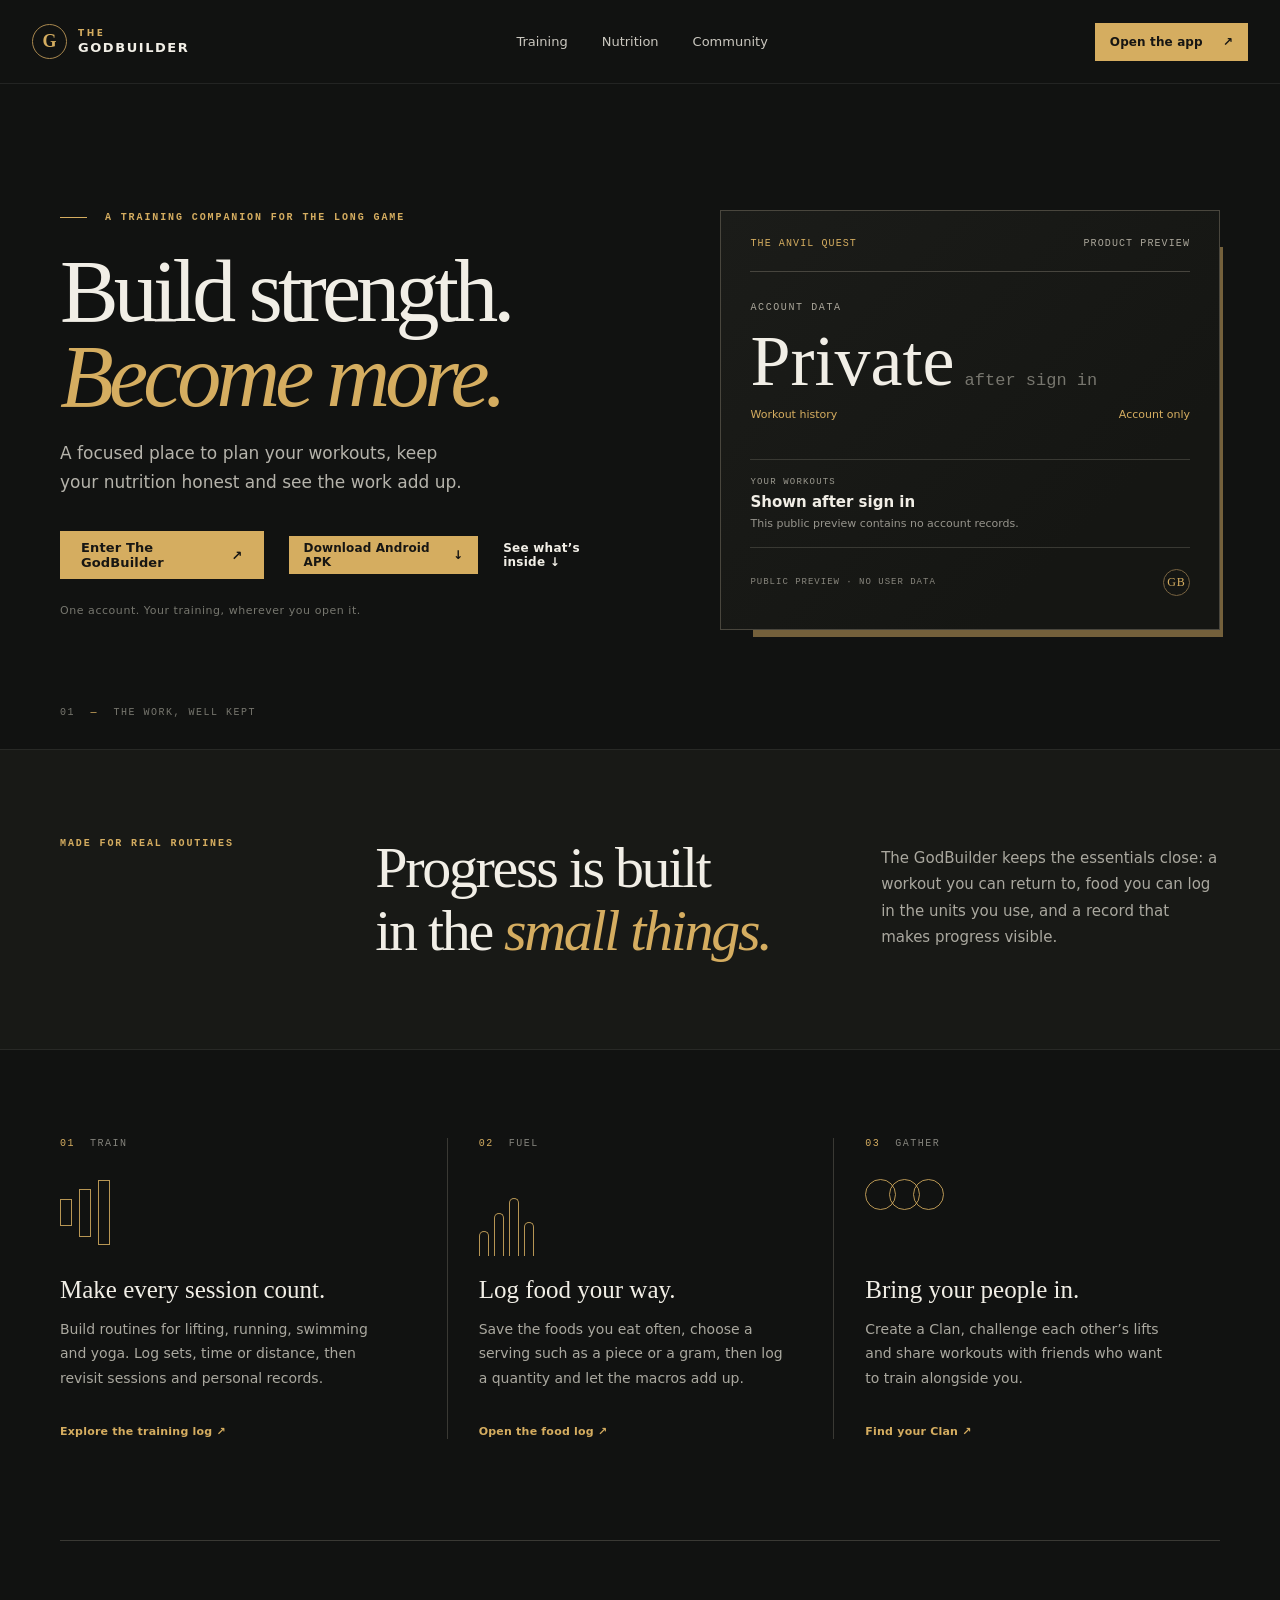
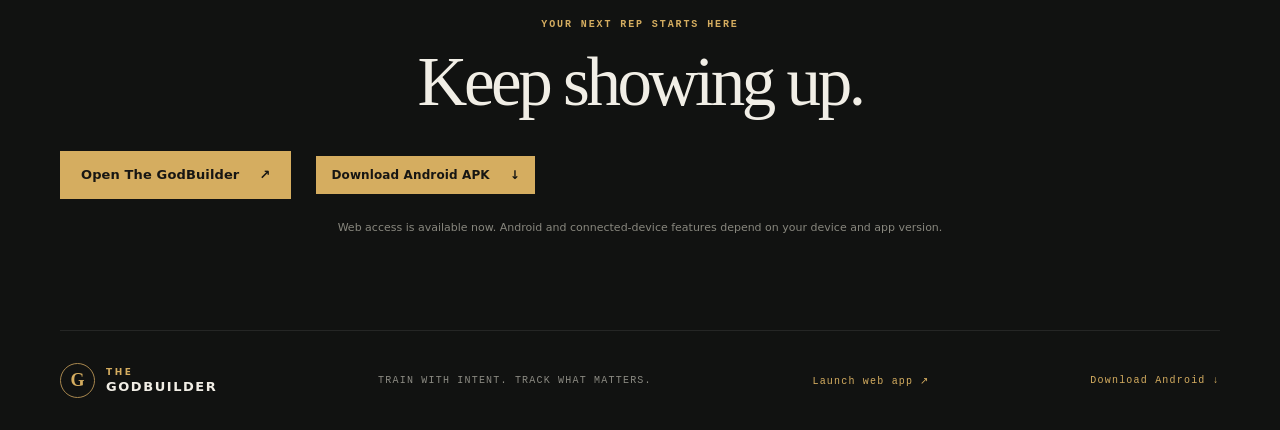
<file: index.html>
<!doctype html>
<html lang="en">
<head>
  <meta charset="utf-8">
  <meta name="viewport" content="width=device-width, initial-scale=1">
  <meta name="theme-color" content="#111211">
  <meta name="description" content="The GodBuilder brings your training, food log and Clan together. Build strength one rep at a time.">
  <meta name="referrer" content="no-referrer">
  <meta http-equiv="Content-Security-Policy" content="default-src 'self'; script-src 'self'; style-src 'self'; img-src 'self' data:; connect-src 'self' https://rnqhxeuxheahnddkglzq.supabase.co; base-uri 'self'; form-action 'self'; object-src 'none'">
  <title>The GodBuilder — Build strength, one rep at a time</title>
  <link rel="stylesheet" href="./landing.css">
</head>
<body>
  <header class="site-header">
    <a class="wordmark" href="#top" aria-label="The GodBuilder home"><span class="mark" aria-hidden="true">G</span><span><small>THE</small><b>GODBUILDER</b></span></a>
    <nav aria-label="Main navigation"><a href="#training">Training</a><a href="#fuel">Nutrition</a><a href="#community">Community</a></nav>
    <a class="button button-small" href="./app/index.html">Open the app <span aria-hidden="true">↗</span></a>
  </header>

  <main id="top">
    <section class="hero wrap">
      <div class="hero-copy">
        <p class="eyebrow"><span class="eyebrow-line"></span> A training companion for the long game</p>
        <h1>Build strength.<br><em>Become more.</em></h1>
        <p class="hero-deck">A focused place to plan your workouts, keep your nutrition honest and see the work add up.</p>
        <div class="hero-actions"><a class="button" href="./app/index.html">Enter The GodBuilder <span aria-hidden="true">↗</span></a><a class="button button-small" data-latest-apk href="https://rnqhxeuxheahnddkglzq.supabase.co/storage/v1/object/public/app-releases/the-god-builder-22.apk" download>Download Android APK <span aria-hidden="true">↓</span></a><a class="text-link" href="#how-it-works">See what’s inside <span aria-hidden="true">↓</span></a></div>
        <p class="hero-note">One account. Your training, wherever you open it.</p>
      </div>
      <div class="hero-art" aria-label="A generic preview explaining that workout data appears only after sign in">
        <div class="art-top"><span>THE ANVIL QUEST</span><span>PRODUCT PREVIEW</span></div>
        <div class="art-rule"></div>
        <p class="art-kicker">ACCOUNT DATA</p>
        <div class="art-number">Private<span> after sign in</span></div>
        <div class="art-caption"><span>Workout history</span><span>Account only</span></div>
        <div class="art-lift"><div><small>YOUR WORKOUTS</small><b>Shown after sign in</b><span>This public preview contains no account records.</span></div></div>
        <div class="art-footer"><span>PUBLIC PREVIEW · NO USER DATA</span><span class="seal">GB</span></div>
      </div>
      <div class="hero-index">01 <span>—</span> THE WORK, WELL KEPT</div>
    </section>

    <section class="manifesto" id="how-it-works">
      <div class="wrap manifesto-grid"><p class="eyebrow">MADE FOR REAL ROUTINES</p><h2>Progress is built<br>in the <em>small things.</em></h2><p class="manifesto-copy">The GodBuilder keeps the essentials close: a workout you can return to, food you can log in the units you use, and a record that makes progress visible.</p></div>
    </section>

    <section class="features wrap" aria-label="Product features">
      <article class="feature" id="training"><div class="feature-index">01 <span>TRAIN</span></div><div class="feature-mark mark-training" aria-hidden="true"><span></span><span></span><span></span></div><h3>Make every session count.</h3><p>Build routines for lifting, running, swimming and yoga. Log sets, time or distance, then revisit sessions and personal records.</p><a href="./app/index.html" class="text-link">Explore the training log <span aria-hidden="true">↗</span></a></article>
      <article class="feature" id="fuel"><div class="feature-index">02 <span>FUEL</span></div><div class="feature-mark mark-fuel" aria-hidden="true"><span></span><span></span><span></span><span></span></div><h3>Log food your way.</h3><p>Save the foods you eat often, choose a serving such as a piece or a gram, then log a quantity and let the macros add up.</p><a href="./app/index.html" class="text-link">Open the food log <span aria-hidden="true">↗</span></a></article>
      <article class="feature" id="community"><div class="feature-index">03 <span>GATHER</span></div><div class="feature-mark mark-community" aria-hidden="true"><span></span><span></span><span></span></div><h3>Bring your people in.</h3><p>Create a Clan, challenge each other’s lifts and share workouts with friends who want to train alongside you.</p><a href="./app/index.html" class="text-link">Find your Clan <span aria-hidden="true">↗</span></a></article>
    </section>

    <section class="closing wrap">
      <div class="closing-rule"></div><p class="eyebrow">YOUR NEXT REP STARTS HERE</p><h2>Keep showing up.</h2><div class="hero-actions"><a class="button" href="./app/index.html">Open The GodBuilder <span aria-hidden="true">↗</span></a><a class="button button-small" data-latest-apk href="https://rnqhxeuxheahnddkglzq.supabase.co/storage/v1/object/public/app-releases/the-god-builder-22.apk" download>Download Android APK <span aria-hidden="true">↓</span></a></div><p class="closing-note">Web access is available now. Android and connected-device features depend on your device and app version.</p>
    </section>
  </main>

  <footer class="site-footer wrap"><a class="wordmark" href="#top"><span class="mark" aria-hidden="true">G</span><span><small>THE</small><b>GODBUILDER</b></span></a><span class="footer-line">TRAIN WITH INTENT. TRACK WHAT MATTERS.</span><a href="./app/index.html" class="footer-link">Launch web app ↗</a><a data-latest-apk href="https://rnqhxeuxheahnddkglzq.supabase.co/storage/v1/object/public/app-releases/the-god-builder-22.apk" class="footer-link" download>Download Android ↓</a></footer>
  <script src="./landing.js" defer></script>
</body>
</html>
</file>
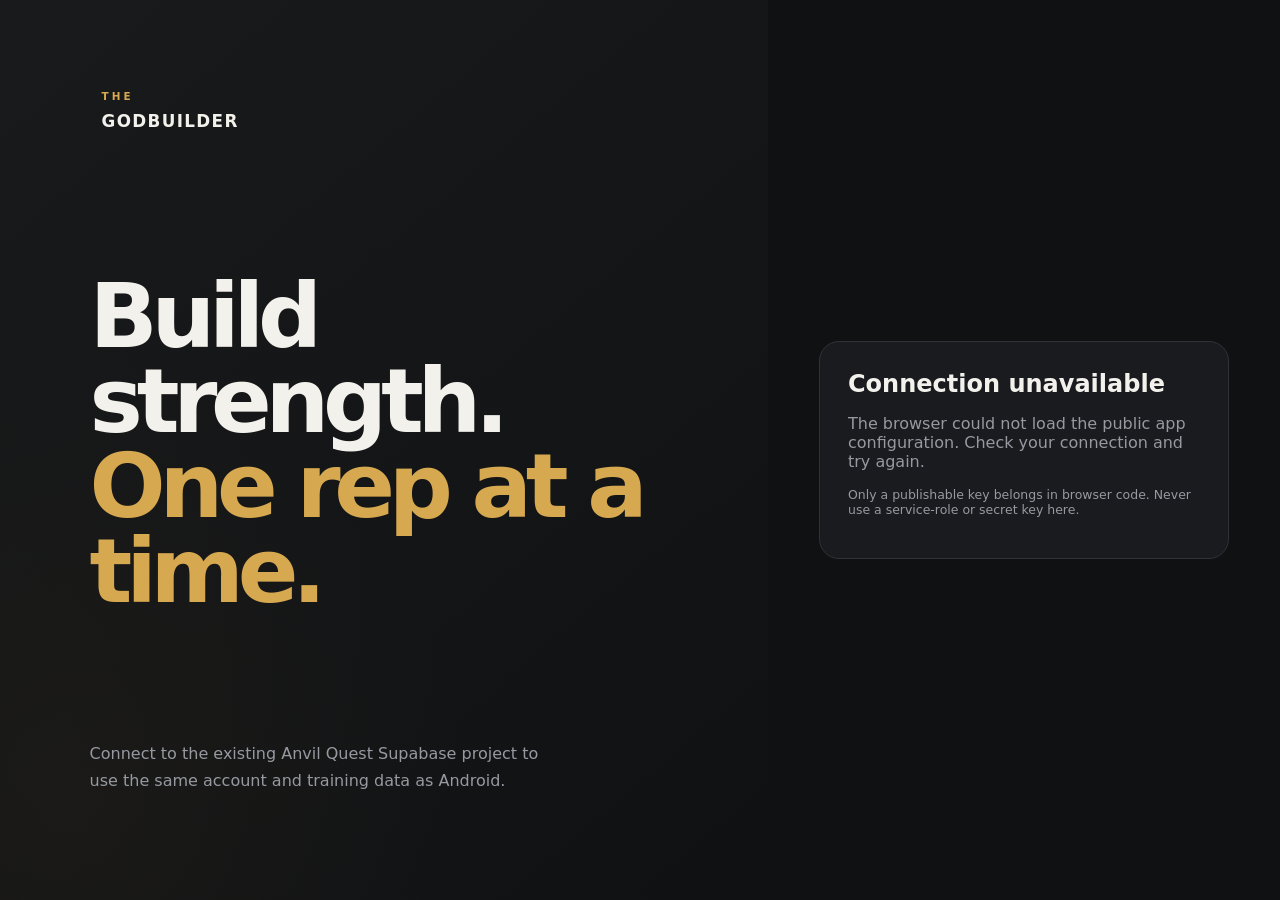
<file: app/index.html>
<!doctype html>
<html lang="en">
  <head>
    <meta charset="UTF-8" />
    <meta name="viewport" content="width=device-width, initial-scale=1.0" />
    <meta name="theme-color" content="#101113" />
    <meta name="description" content="The GodBuilder — training, nutrition and your journey." />
    <meta name="referrer" content="no-referrer" />
    <meta http-equiv="Content-Security-Policy" content="default-src 'self'; script-src 'self' https://rnqhxeuxheahnddkglzq.supabase.co/storage/v1/object/public/godbuilder-site/app/config.js; style-src 'self' 'unsafe-inline'; img-src 'self' data: https://rnqhxeuxheahnddkglzq.supabase.co; connect-src 'self' https://rnqhxeuxheahnddkglzq.supabase.co https://exercise-dataset.com; base-uri 'self'; form-action 'self'; object-src 'none'; frame-ancestors 'none'" />
    <title>The GodBuilder App</title>
    <link rel="stylesheet" href="../styles.css" />
    <script src="https://rnqhxeuxheahnddkglzq.supabase.co/storage/v1/object/public/godbuilder-site/app/config.js"></script>
    <script type="module" src="../app.js?v=20261127-01"></script>
  </head>
  <body>
    <div id="app"><div class="boot">THE GODBUILDER <span>Loading your forge…</span></div></div>
    <dialog id="modal" class="modal"></dialog>
  </body>
</html>
</file>
<file: landing.css>
:root{color-scheme:dark;--ink:#111211;--paper:#f1eee6;--muted:#aaa89f;--gold:#d5ad60;--line:#3a3934;--panel:#1c1d1a;font-family:Inter,"Avenir Next",Avenir,system-ui,sans-serif;font-synthesis:none}*{box-sizing:border-box}html{scroll-behavior:smooth}body{margin:0;background:var(--ink);color:var(--paper);font-size:16px}a{color:inherit;text-decoration:none}.wrap{width:min(1160px,calc(100% - 64px));margin-inline:auto}.site-header{height:84px;padding:0 max(32px,calc((100% - 1280px)/2));display:flex;align-items:center;justify-content:space-between;border-bottom:1px solid #ffffff13}.wordmark{display:flex;align-items:center;gap:11px}.wordmark>span:last-child{display:grid;gap:2px}.wordmark small{font-size:9px;letter-spacing:.28em;color:var(--gold);font-weight:700}.wordmark b{font-size:13px;letter-spacing:.12em}.mark{display:grid;place-items:center;width:35px;height:35px;border:1px solid #a8874e;border-radius:50%;color:var(--gold);font:600 18px Georgia,serif}.site-header nav{display:flex;gap:34px;color:#cac7bf;font-size:13px}.site-header nav a:hover,.text-link:hover,.footer-link:hover{color:var(--gold)}.button{min-height:48px;padding:0 20px;display:inline-flex;align-items:center;justify-content:center;gap:20px;border:1px solid var(--gold);background:var(--gold);color:#171613;font-size:13px;font-weight:750;letter-spacing:.01em;transition:background .18s,color .18s}.button:hover{background:transparent;color:var(--gold)}.button-small{min-height:38px;padding:0 14px;font-size:12px}.hero{position:relative;min-height:665px;padding:100px 0 94px;display:grid;grid-template-columns:1.08fr .92fr;align-items:center;gap:74px}.hero-copy{max-width:560px}.eyebrow{margin:0;color:var(--gold);font:700 10px/1.4 ui-monospace,SFMono-Regular,Menlo,monospace;letter-spacing:.19em;text-transform:uppercase}.eyebrow-line{display:inline-block;width:27px;height:1px;background:var(--gold);vertical-align:middle;margin-right:10px}.hero h1{margin:24px 0 20px;font:400 clamp(56px,7vw,88px)/.97 Georgia,"Times New Roman",serif;letter-spacing:-.055em}.hero h1 em,.manifesto h2 em{font-weight:400;color:var(--gold)}.hero-deck{max-width:410px;color:#b5b3ab;font-size:17px;line-height:1.7}.hero-actions{display:flex;align-items:center;gap:25px;margin-top:34px}.text-link{font-size:12px;font-weight:700;letter-spacing:.02em}.hero-note{margin-top:25px;color:#77776f;font-size:11px;letter-spacing:.05em}.hero-art{position:relative;min-height:420px;padding:27px 29px 23px;border:1px solid #49463d;background:linear-gradient(135deg,#1b1c19 0%,#151613 75%);box-shadow:18px 22px 0 -15px #74603b}.art-top,.art-footer{display:flex;align-items:center;justify-content:space-between;color:#aaa69a;font:10px ui-monospace,SFMono-Regular,Menlo,monospace;letter-spacing:.11em}.art-top span:first-child{color:var(--gold)}.art-rule{height:1px;background:#47453e;margin:22px 0 30px}.art-kicker{color:#aaa69a;font:10px ui-monospace,monospace;letter-spacing:.16em}.art-number{font:400 72px/1 Georgia,serif;color:var(--paper);margin-top:12px}.art-number span{font:17px ui-monospace,monospace;color:#77766e}.art-progress{height:3px;background:#3e3d37;margin-top:22px}.art-progress i{display:block;width:74%;height:100%;background:var(--gold)}.art-caption{display:flex;justify-content:space-between;color:#aaa69a;font-size:11px;margin-top:11px}.art-caption span{color:var(--gold)}.art-lift{margin-top:38px;padding:17px 0;border-top:1px solid #393933;border-bottom:1px solid #393933;display:flex;align-items:center;justify-content:space-between}.art-lift div{display:grid;gap:6px}.art-lift small{color:#9b998f;font:9px ui-monospace,monospace;letter-spacing:.13em}.art-lift b{font-size:15px;font-weight:600}.art-lift span{font-size:11px;color:#97958d}.art-lift>strong{font:24px Georgia,serif;color:var(--gold)}.art-lift>strong small{font:10px ui-monospace,monospace}.art-footer{margin-top:21px;font-size:9px;color:#89877e}.seal{display:grid;place-items:center;width:27px;height:27px;border:1px solid #786341;border-radius:50%;color:var(--gold);font:12px Georgia,serif}.hero-index{position:absolute;bottom:31px;left:0;color:#77766e;font:10px ui-monospace,monospace;letter-spacing:.15em}.hero-index span{color:var(--gold);padding:0 8px}.manifesto{background:#181916;border-top:1px solid #ffffff12;border-bottom:1px solid #ffffff12;padding:87px 0}.manifesto-grid{display:grid;grid-template-columns:.65fr 1.1fr .8fr;align-items:start;gap:40px}.manifesto h2{margin:0;font:400 clamp(36px,5vw,58px)/1.08 Georgia,serif;letter-spacing:-.04em}.manifesto-copy{margin:8px 0 0;color:#aaa89f;font-size:15px;line-height:1.75}.features{padding-top:88px;padding-bottom:101px;display:grid;grid-template-columns:repeat(3,1fr)}.feature{padding:0 31px 0 0}.feature+.feature{border-left:1px solid var(--line);padding-left:31px}.feature-index{display:flex;gap:15px;color:var(--gold);font:10px ui-monospace,monospace;letter-spacing:.15em}.feature-index span{color:#84837c}.feature-mark{height:87px;margin:20px 0 19px;display:flex;align-items:center;gap:7px}.feature-mark span{display:block;background:var(--gold);opacity:.85}.mark-training span{width:12px;border:1px solid var(--gold);background:transparent}.mark-training span:nth-child(1){height:27px}.mark-training span:nth-child(2){height:48px}.mark-training span:nth-child(3){height:65px}.mark-fuel{align-items:end;gap:5px}.mark-fuel span{width:10px;background:transparent;border:1px solid var(--gold);border-bottom:0;border-radius:12px 12px 0 0}.mark-fuel span:nth-child(1){height:25px}.mark-fuel span:nth-child(2){height:43px}.mark-fuel span:nth-child(3){height:58px}.mark-fuel span:nth-child(4){height:34px}.mark-community{position:relative;width:90px}.mark-community span{position:absolute;width:31px;height:31px;border:1px solid var(--gold);background:transparent;border-radius:50%}.mark-community span:nth-child(1){left:0;top:10px}.mark-community span:nth-child(2){left:24px;top:10px}.mark-community span:nth-child(3){left:48px;top:10px}.feature h3{margin:0 0 12px;font:400 25px/1.18 Georgia,serif}.feature p{min-height:82px;max-width:315px;margin:0 0 21px;color:#aaa89f;font-size:14px;line-height:1.75}.feature .text-link{color:var(--gold);font-size:11px}.closing{padding:0 0 94px;text-align:center}.closing-rule{width:100%;height:1px;background:var(--line);margin-bottom:77px}.closing h2{margin:16px 0 25px;font:400 clamp(42px,6vw,69px)/1 Georgia,serif;letter-spacing:-.05em}.closing-note{margin:20px auto 0;color:#88877e;font-size:11px;line-height:1.6}.site-footer{min-height:100px;border-top:1px solid #ffffff15;display:flex;align-items:center;justify-content:space-between}.footer-line,.footer-link{font:10px ui-monospace,monospace;letter-spacing:.12em;color:#8c8b83}.footer-link{color:var(--gold)}@media(max-width:800px){.wrap{width:min(100% - 40px,560px)}.site-header{height:72px;padding:0 20px}.site-header nav{display:none}.hero{padding:73px 0 75px;min-height:0;grid-template-columns:1fr;gap:47px}.hero h1{font-size:clamp(58px,15vw,82px)}.hero-deck{font-size:16px}.hero-art{min-height:385px;padding:23px}.hero-index{bottom:27px}.manifesto{padding:67px 0}.manifesto-grid{grid-template-columns:1fr;gap:18px}.manifesto h2{font-size:48px}.manifesto-copy{max-width:460px}.features{padding-top:67px;padding-bottom:74px;grid-template-columns:1fr;gap:35px}.feature,.feature+.feature{padding:0 0 31px;border:0;border-bottom:1px solid var(--line)}.feature p{min-height:0}.feature-mark{height:60px;margin:14px 0}.closing{padding-bottom:68px}.closing-rule{margin-bottom:56px}.site-footer{min-height:120px;flex-wrap:wrap;gap:15px;padding-block:22px}.footer-line{order:3;width:100%}}@media(max-width:390px){.wrap{width:calc(100% - 32px)}.site-header{padding:0 16px}.wordmark b{font-size:11px}.button-small{font-size:10px;gap:8px;padding:0 9px}.hero-actions{gap:16px;flex-wrap:wrap}.hero-art{padding:20px}.art-number{font-size:64px}}
</file>
<file: styles.css>
:root{color-scheme:dark;--bg:#101113;--panel:#191b1f;--panel2:#202227;--line:#303238;--gold:#d6a84f;--gold2:#f0ce83;--text:#f3f1ec;--muted:#9699a0;--green:#65c99a;--red:#de7770;--radius:18px;font-family:Manrope,system-ui,sans-serif}
*{box-sizing:border-box}body{margin:0;background:var(--bg);color:var(--text);min-height:100vh}button,input,select,textarea{font:inherit}button{cursor:pointer}.boot{padding:40vh 2rem;text-align:center;font-weight:800;letter-spacing:.2em;color:var(--gold)}.boot span{display:block;margin-top:1rem;color:var(--muted);font-size:.8rem;letter-spacing:0;font-weight:500}.stat-button{text-align:left;color:var(--text);font:inherit;width:100%;cursor:pointer}.stat-button:hover{border-color:var(--gold);transform:translateY(-1px)}
.layout{min-height:100vh;display:grid;grid-template-columns:248px minmax(0,1fr)}.sidebar{position:sticky;top:0;height:100vh;padding:28px 18px 20px;border-right:1px solid var(--line);display:flex;flex-direction:column;background:#131416}.brand{padding:0 12px 34px}.brand small{display:block;color:var(--gold);font-size:.65rem;letter-spacing:.3em;font-weight:800}.brand strong{display:block;margin-top:9px;font-size:1.05rem;letter-spacing:.08em}.nav{display:grid;gap:6px}.nav button{border:0;background:none;color:var(--muted);padding:12px 14px;text-align:left;border-radius:11px;font-size:.9rem}.nav button:hover,.nav button.active{background:#24252a;color:var(--gold2)}.nav button span{display:inline-block;width:27px;color:var(--gold);font-family:'DM Mono',monospace}.side-bottom{margin-top:auto;padding:14px 12px;color:var(--muted);font-size:.72rem;line-height:1.6}.main{min-width:0}.topbar{height:76px;border-bottom:1px solid var(--line);display:flex;align-items:center;justify-content:space-between;padding:0 clamp(20px,4vw,58px)}.topbar .eyebrow{color:var(--muted);font-family:'DM Mono',monospace;font-size:.68rem;letter-spacing:.13em}.user-chip{border:1px solid var(--line);border-radius:30px;padding:8px 12px;color:var(--gold2);font-size:.77rem}.content{max-width:1240px;padding:clamp(20px,4vw,54px);margin:auto}.page-head{display:flex;align-items:end;justify-content:space-between;gap:18px;margin-bottom:28px}.page-head h1{font-size:clamp(1.75rem,4vw,2.8rem);margin:4px 0 5px;letter-spacing:-.04em}.page-head p{margin:0;color:var(--muted);font-size:.9rem}.kicker{font-family:'DM Mono',monospace;color:var(--gold);font-size:.7rem;letter-spacing:.14em}.grid{display:grid;gap:16px}.grid.stats{grid-template-columns:repeat(4,minmax(0,1fr));margin:24px 0}.grid.two{grid-template-columns:1.3fr 1fr}.card{background:var(--panel);border:1px solid #24262b;border-radius:var(--radius);padding:20px}.card h2,.card h3{margin:0 0 14px}.card h2{font-size:1rem}.card h3{font-size:.82rem;color:var(--muted);letter-spacing:.1em}.stat{min-height:120px}.stat .value{font-size:1.85rem;font-weight:800;margin:10px 0 3px}.stat .label{font-size:.68rem;color:var(--muted);letter-spacing:.1em}.gold{color:var(--gold2)}.muted{color:var(--muted)}.small{font-size:.78rem}.row{display:flex;align-items:center;gap:12px}.between{justify-content:space-between}.stack{display:grid;gap:10px}.button{border:1px solid var(--line);background:transparent;color:var(--gold2);padding:10px 15px;border-radius:10px;font-weight:700;font-size:.78rem}.button:hover{border-color:var(--gold)}.button.primary{background:var(--gold);color:#171717;border-color:var(--gold)}.button.danger{color:var(--red)}.button:disabled{opacity:.45;cursor:not-allowed}.input,select,textarea{background:#121315;border:1px solid var(--line);border-radius:9px;color:var(--text);padding:11px 12px;width:100%;outline:none}.input:focus,select:focus,textarea:focus{border-color:var(--gold)}.field{display:grid;gap:6px}.field label{font-size:.72rem;color:var(--muted)}.progress{height:6px;background:#303238;border-radius:8px;overflow:hidden}.progress i{height:100%;display:block;background:var(--gold);border-radius:8px}.list{display:grid;gap:8px}.list-row{display:flex;align-items:center;justify-content:space-between;gap:14px;padding:13px 0;border-bottom:1px solid var(--line)}.list-row:last-child{border-bottom:0}.list-row strong{font-size:.88rem}.list-row small{display:block;color:var(--muted);margin-top:4px;font-size:.72rem}.pill{border:1px solid #4d4128;color:var(--gold2);padding:5px 8px;border-radius:20px;font-size:.65rem;white-space:nowrap}.notice{padding:12px 14px;border:1px solid #454039;border-radius:10px;background:#24221e;color:var(--gold2);font-size:.8rem}.empty{padding:26px 12px;text-align:center;color:var(--muted);font-size:.85rem}.macro-line{display:flex;flex-wrap:wrap;gap:9px;color:var(--muted);font-size:.75rem}.macro-line b{color:var(--text)}.calendar{display:flex;gap:8px;align-items:center}.table{width:100%;border-collapse:collapse}.table td,.table th{text-align:left;padding:12px 8px;border-bottom:1px solid var(--line);font-size:.8rem}.table th{color:var(--muted);font-size:.65rem;letter-spacing:.1em}.mobile-nav{display:none}.modal{max-width:min(590px,calc(100vw - 24px));width:100%;background:var(--panel);color:var(--text);border:1px solid var(--line);border-radius:18px;padding:0;box-shadow:0 20px 70px #000a}.modal::backdrop{background:#000b;backdrop-filter:blur(4px)}.modal-inner{padding:24px}.modal-head{display:flex;justify-content:space-between;align-items:center;margin-bottom:18px}.modal-head h2{font-size:1.1rem;margin:0}.form-grid{display:grid;grid-template-columns:1fr 1fr;gap:12px}.form-grid .full{grid-column:1/-1}.actions{display:flex;justify-content:flex-end;gap:8px;margin-top:18px}.auth-shell{min-height:100vh;display:grid;grid-template-columns:minmax(0,1.2fr) minmax(320px,.8fr)}.auth-art{display:flex;flex-direction:column;justify-content:space-between;padding:clamp(32px,7vw,100px);background:radial-gradient(ellipse at 10% 90%,#493b211f,transparent 40%),linear-gradient(140deg,#191a1b,#101113)}.auth-art h1{font-size:clamp(3rem,7vw,6.8rem);line-height:.95;letter-spacing:-.07em;max-width:680px;margin:5vh 0}.auth-art h1 em{font-style:normal;color:var(--gold)}.auth-art p{max-width:470px;color:var(--muted);line-height:1.7}.auth-card{align-self:center;margin:30px auto;width:min(410px,calc(100% - 40px));padding:28px;background:var(--panel);border:1px solid var(--line);border-radius:20px}.auth-card h2{margin:0 0 6px}.auth-card form{display:grid;gap:14px}.auth-card .message{min-height:20px;color:var(--gold2);font-size:.8rem}.mobile-only{display:none}
@media(max-width:900px){.layout{grid-template-columns:1fr}.sidebar{display:none}.topbar{height:64px;padding:0 18px}.content{padding:22px 16px 94px}.grid.stats{grid-template-columns:repeat(2,1fr)}.grid.two{grid-template-columns:1fr}.mobile-nav{display:flex;position:fixed;z-index:5;bottom:0;left:0;right:0;padding:8px 8px calc(8px + env(safe-area-inset-bottom));background:#151619f5;border-top:1px solid var(--line);justify-content:space-around;backdrop-filter:blur(14px)}.mobile-nav button{background:none;border:0;color:var(--muted);font-size:.63rem;display:grid;gap:4px;justify-items:center;min-width:54px}.mobile-nav button span{font-size:1rem;color:var(--gold)}.mobile-nav button.active{color:var(--gold2)}.auth-shell{grid-template-columns:1fr}.auth-art{display:none}.mobile-only{display:block}.page-head{align-items:start;flex-direction:column}.form-grid{grid-template-columns:1fr}.form-grid .full{grid-column:auto}}

.exercise-title{min-width:0;gap:10px}.exercise-title h3{font-size:1rem;line-height:1.25;margin:0}.exercise-icon{display:inline-grid;place-items:center;flex:0 0 40px;width:40px;height:40px;border-radius:10px;background:#141518}.exercise-icon svg{width:26px;height:26px;fill:none;stroke:#d6a84f;stroke-width:2;stroke-linecap:round;stroke-linejoin:round}

.attribute-grid{display:grid;grid-template-columns:1fr 1fr;gap:14px}.attribute-row{display:grid;gap:7px;padding:10px 12px;border:1px solid var(--line);border-radius:12px;background:#17181a}.attribute-row .row{align-items:center}.badge-grid{display:grid;grid-template-columns:repeat(2,minmax(0,1fr));gap:8px}.badge-card{display:flex;align-items:center;gap:10px;min-width:0;padding:12px;border:1px solid var(--line);border-radius:12px;background:#17181a}.badge-card.earned{border-color:#75602f;background:#211e18}.badge-mark{display:grid;place-items:center;flex:0 0 30px;width:30px;height:30px;border-radius:50%;background:#26272a;color:var(--muted);font-size:1rem}.badge-card.earned .badge-mark{background:#3a301d;color:var(--gold)}.badge-copy{display:grid;gap:3px;min-width:0;flex:1}.badge-copy strong{font-size:.77rem;letter-spacing:.02em}.badge-copy small{font-size:.68rem;color:var(--muted);line-height:1.3}.badge-card .pill{font-size:.57rem}
@media(max-width:620px){.attribute-grid,.badge-grid{grid-template-columns:1fr}}
.exercise-results{max-height:300px;overflow:auto;padding:0 8px;border:1px solid var(--line);border-radius:10px}.exercise-choice{justify-content:space-between}.exercise-choice>span{display:flex;align-items:center;gap:8px;min-width:0}.exercise-choice small{white-space:nowrap}.exercise-choice .exercise-icon{flex:0 0 30px}
.progress-muscle-map{border:1px solid var(--line);border-radius:14px;background:#111214;padding:10px 16px 8px;--map-accent:var(--gold);}.muscle-figures{display:grid;grid-template-columns:repeat(2,minmax(0,1fr));gap:5%;height:390px;max-width:580px;margin:0 auto;align-items:stretch}.muscle-figure{min-width:0;display:flex;flex-direction:column;align-items:center;gap:5px}.muscle-svg{flex:1;min-height:0;width:100%;display:flex;align-items:center;justify-content:center}.muscle-svg svg{height:100%;width:100%;max-height:360px;display:block;overflow:visible}.muscle-figure>span,.muscle-legend{font-family:'DM Mono',monospace;font-size:.69rem;letter-spacing:.12em;color:var(--muted);font-weight:700}.muscle-legend{display:flex;justify-content:center;align-items:center;gap:8px;margin:3px 0 6px}.muscle-legend>span{width:9px;height:9px;border-radius:50%;background:var(--map-accent)}.muscle-counts{display:grid;grid-template-columns:repeat(4,minmax(0,1fr));gap:8px 14px;margin:14px 0}.muscle-counts span{display:flex;justify-content:space-between;gap:8px;padding:7px 0;border-bottom:1px solid var(--line);font-size:.82rem;color:var(--muted)}.muscle-counts b{color:var(--text);font-weight:600;white-space:nowrap}.muscle-map-controls{align-items:center;margin-bottom:10px}.muscle-map-controls p{margin:0}.muscle-period{width:auto;min-width:116px}.map-loading{margin:auto;color:var(--muted);font-size:.9rem;text-align:center}.progress-muscle-map a{color:var(--gold2)}@media(max-width:620px){.muscle-figures{height:320px;gap:2%}.muscle-counts{grid-template-columns:repeat(2,minmax(0,1fr))}.muscle-map-controls{align-items:start;flex-direction:column}.muscle-period{width:100%}}
.muscle-svg .outline path{fill:#3a3c44;stroke:rgba(221,225,232,.48);stroke-width:5;stroke-linejoin:round;stroke-linecap:round}.muscle-svg .muscle{transition:fill .2s ease,opacity .2s ease,stroke .2s ease}

.avatar-current{text-align:center}.avatar-art{position:relative;display:grid;place-items:center;overflow:hidden;background:#111214;border:1px solid var(--line);border-radius:14px;aspect-ratio:4/5;min-width:0}.avatar-art img{position:absolute;inset:0;width:100%;height:100%;object-fit:contain}.avatar-fallback{display:none;position:absolute;inset:0;align-items:center;justify-content:center;flex-direction:column;gap:8px;color:var(--gold2);font-family:'DM Mono',monospace;font-size:.85rem;letter-spacing:.12em}.avatar-fallback small{color:var(--muted);font-size:.65rem}.avatar-art.unavailable .avatar-fallback{display:flex}.avatar-main-art{height:min(52vh,430px);max-width:330px;margin:20px auto}.avatar-current h2{margin:0 0 8px}.avatar-current .progress{max-width:360px;margin:10px auto 14px}.avatar-current>p{max-width:560px;margin:8px auto 14px}.avatar-grid{display:grid;grid-template-columns:repeat(2,minmax(0,1fr));gap:10px}.avatar-choice{min-width:0;border:1px solid var(--line);border-radius:12px;padding:10px;background:#17181a}.avatar-choice.selected{border-color:var(--gold)}.avatar-choice .avatar-art{aspect-ratio:4/4.3;margin-bottom:8px}.avatar-choice strong,.avatar-choice small{display:block}.avatar-choice strong{font-size:.74rem}.avatar-choice small{color:var(--muted);font-size:.62rem;margin-top:4px}.avatar-current .avatar-art.unavailable{border-color:#454039}.avatar-current .avatar-main-art .avatar-fallback{font-size:1rem}.avatar-current .avatar-main-art .avatar-fallback small{font-size:.72rem}
.avatar-art canvas.avatar-morph{position:absolute;inset:0;width:100%;height:100%;object-fit:contain;z-index:1;pointer-events:none}.avatar-art img.avatar-base.morphed{visibility:hidden}.avatar-dimensions-card{margin-top:16px}.avatar-dimensions-card h2{margin:5px 0}.avatar-dimension-grid{display:grid;grid-template-columns:repeat(2,minmax(0,1fr));gap:8px 18px}.dimension-control{display:grid;gap:4px;padding:10px 12px;border:1px solid var(--line);border-radius:12px;background:#17181a}.dimension-control span{display:flex;justify-content:space-between;align-items:center;color:var(--text);font-size:.8rem}.dimension-control b{color:var(--gold2);font:700 .72rem 'DM Mono',monospace}.dimension-control input{width:100%;accent-color:var(--gold)}.dimension-advanced,.dimension-locked{grid-column:1/-1;display:grid;grid-template-columns:repeat(2,minmax(0,1fr));gap:8px 18px;border-top:1px solid var(--line);padding-top:12px}.dimension-advanced>b,.dimension-locked>b{grid-column:1/-1;color:var(--gold);font:700 .68rem 'DM Mono',monospace;letter-spacing:.12em}.dimension-locked small{grid-column:1/-1;color:var(--muted);font-size:.74rem}.dimension-actions{justify-content:flex-end;margin-top:12px}.locked-editor{padding:14px;border:1px solid var(--line);border-radius:12px;color:var(--muted)}.locked-editor b{color:var(--gold);font:700 .72rem 'DM Mono',monospace}.locked-editor p{margin:8px 0 0;font-size:.78rem}
@media(max-width:620px){.avatar-dimension-grid,.dimension-advanced,.dimension-locked{grid-template-columns:1fr}.dimension-advanced>b,.dimension-locked>b,.dimension-locked small{grid-column:auto}}
@media(max-width:900px){.mobile-nav{display:grid;grid-template-columns:repeat(7,minmax(0,1fr));gap:0}.mobile-nav button{min-width:0;padding:0 2px;font-size:.57rem}.mobile-nav button span{font-size:.95rem}}
.activity-bars{display:grid;gap:10px}.activity-bar-row{display:grid;grid-template-columns:64px minmax(0,1fr) 72px;gap:10px;align-items:center;font-size:.78rem}.activity-bar-row>span,.activity-bar-row>b{text-align:right;color:var(--muted)}.activity-bar-row>b{color:var(--text);font-variant-numeric:tabular-nums}.activity-bar-track{height:12px;background:#101113;border-radius:20px;overflow:hidden}.activity-bar-track i{display:block;height:100%;min-width:0;border-radius:20px;background:var(--gold)}
.onboarding-shell{min-height:100vh;max-width:900px;margin:0 auto;padding:clamp(18px,4vw,44px);display:grid;align-content:start;gap:20px}.onboarding-brand{display:flex;align-items:center;justify-content:space-between}.onboarding-card{width:100%;max-height:none;overflow:visible}.onboarding-card h1{font-size:clamp(1.6rem,4vw,2.2rem);margin:18px 0 6px}.onboarding-card h2{font-size:1rem;color:var(--gold);margin:12px 0 0;border-top:1px solid var(--line);padding-top:16px}.onboarding-checks{display:grid;grid-template-columns:repeat(auto-fit,minmax(180px,1fr));gap:8px;margin-top:8px}.onboarding-check{display:flex;align-items:center;gap:9px;padding:10px 12px;border:1px solid var(--line);border-radius:10px;color:var(--text);background:#151619;font-size:.88rem}.onboarding-check input{accent-color:var(--gold);width:17px;height:17px;flex:none}.onboarding-card .progress{margin:14px 0}.onboarding-card .stack{gap:12px}@media(max-width:620px){.onboarding-shell{padding:14px 12px calc(24px + env(safe-area-inset-bottom))}.onboarding-brand .pill{font-size:.62rem}.onboarding-card{padding:16px}.onboarding-card .form-grid{grid-template-columns:1fr 1fr}.onboarding-checks{grid-template-columns:1fr 1fr}}
.home-hero{display:flex;align-items:center;justify-content:space-between;gap:20px;padding:22px;border:1px solid rgba(217,175,87,.45);border-radius:18px;background:linear-gradient(120deg,#1c1e22,#121315);margin-bottom:14px}.home-identity{min-width:0;flex:1}.home-identity h2{margin:8px 0 4px;font-size:1.5rem}.home-subtitle{font-size:.72rem;font-weight:800;letter-spacing:.06em}.home-level{font-size:.78rem;font-weight:800;margin:15px 0 8px}.home-emblem{width:84px;height:84px;flex:none;border:1.5px solid var(--gold);border-radius:16px;background:linear-gradient(155deg,#25272b,#101113);display:grid;place-content:center;text-align:center;color:var(--gold);font-size:2rem;font-weight:900}.home-emblem small{font:700 .55rem 'DM Mono',monospace;letter-spacing:.1em}.home-stats{display:grid;grid-template-columns:repeat(4,minmax(0,1fr));gap:8px;margin:14px 0}.home-stats .stat{padding:14px 10px;text-align:left}.home-stats .label{font-size:.59rem;line-height:1.3}.home-stats .value{font-size:1.35rem;margin-top:8px}.home-goal{display:grid;gap:12px;margin:14px 0}.home-goal .row strong{color:var(--gold)}.goal-days{display:grid;grid-template-columns:repeat(7,minmax(0,1fr));gap:6px}.goal-day{height:36px;border:1px solid var(--line);border-radius:8px;background:#111;color:var(--muted);font-weight:800}.goal-day.selected{background:var(--gold);color:#101113;border-color:var(--gold)}.home-start{width:100%;min-height:68px;border:0;border-radius:15px;background:linear-gradient(100deg,var(--gold),#bd8c37);color:#111;display:flex;align-items:center;gap:14px;text-align:left;padding:12px 18px;margin:14px 0;cursor:pointer}.home-start-icon{font-size:1.7rem}.home-start>span:nth-child(2){display:grid;gap:3px;flex:1}.home-start small{font-size:.65rem;font-weight:800;letter-spacing:.1em}.home-start strong{font-size:1.05rem}.home-start-arrow{font-size:1.7rem}.home-recovery{display:grid;gap:10px;margin:14px 0}@media(max-width:620px){.home-hero{padding:16px;gap:10px}.home-emblem{width:68px;height:68px}.home-stats{gap:6px}.home-stats .stat{padding:11px 7px}.home-stats .label{font-size:.52rem;min-height:2.3em}.home-stats .value{font-size:1.1rem}.home-start{min-height:62px}}
@media(max-width:900px){.mobile-nav{display:grid;grid-template-columns:repeat(6,minmax(0,1fr));gap:0;min-height:65px;padding:6px 6px calc(6px + env(safe-area-inset-bottom));align-items:center}.mobile-nav button{min-width:0;padding:2px 1px;font-size:.52rem;letter-spacing:.025em;gap:3px}.mobile-nav button span{font-size:0;color:var(--muted);display:grid;place-items:center}.mobile-nav button span svg{width:20px;height:20px;display:block}.mobile-nav button.active{color:var(--gold2)}.mobile-nav button.active span{color:var(--gold2)}.settings-button{padding:6px 8px;font-size:1rem;min-width:34px}}
.topbar{position:relative}.topbar-left{display:flex;align-items:center;gap:12px;min-width:0}.topbar-left .eyebrow{display:flex;align-items:center;gap:9px;white-space:nowrap}.topbar-left .eyebrow span:first-child{color:var(--text);font-family:Manrope,system-ui,sans-serif;font-size:.74rem;font-weight:800;letter-spacing:.11em}.topbar-left .eyebrow b{color:var(--gold);font-size:1.15rem;font-weight:500}.account-menu{position:relative;flex:none}.account-menu>summary{list-style:none;display:grid;place-items:center;width:38px;height:38px;border:1px solid var(--line);border-radius:11px;background:#191b1f;color:var(--gold2);cursor:pointer}.account-menu>summary::-webkit-details-marker{display:none}.account-menu>summary svg{width:20px;height:20px}.account-menu[open]>summary{border-color:var(--gold);background:#24221e}.account-menu-panel{position:absolute;top:46px;left:0;z-index:20;width:190px;padding:8px;border:1px solid var(--line);border-radius:13px;background:#191b1f;box-shadow:0 14px 36px #0009}.account-menu-label{padding:8px 10px 6px;color:var(--muted);font:700 .62rem 'DM Mono',monospace;letter-spacing:.12em}.account-menu-panel button{display:flex;align-items:center;gap:10px;width:100%;padding:11px 10px;border:0;border-radius:8px;background:transparent;color:var(--text);text-align:left;font-size:.77rem;font-weight:700}.account-menu-panel button:hover,.account-menu-panel button:focus-visible{background:#26282d;color:var(--gold2)}.account-menu-panel button svg{width:18px;height:18px;color:var(--gold)}.user-chip{max-width:min(32vw,240px);overflow:hidden;text-overflow:ellipsis;white-space:nowrap}@media(max-width:900px){.topbar{padding-left:12px;padding-right:12px}.topbar-left{gap:8px}.topbar-left .eyebrow{font-size:.62rem;letter-spacing:.08em;gap:6px}.topbar-left .eyebrow span:first-child{font-size:.62rem;letter-spacing:.08em}.account-menu>summary{width:36px;height:36px}.user-chip{max-width:27vw;font-size:.68rem;padding:7px 9px}}
/* Level 2 avatar lock: show a deliberate lock panel without requesting avatar assets. */
.avatar-art.locked{background:#151619;border-color:#4b4d52}
.avatar-locked-content{position:absolute;inset:0;display:flex;align-items:center;justify-content:center;flex-direction:column;gap:10px;color:var(--muted);font-family:'DM Mono',monospace;text-align:center;letter-spacing:.1em}
.avatar-locked-content svg{width:34px;height:34px;fill:none;stroke:var(--gold);stroke-width:1.8;stroke-linecap:round;stroke-linejoin:round}
.avatar-locked-content b{font-size:.72rem;color:var(--text)}
.avatar-locked-content small{font-size:.62rem}
.avatar-main-art.locked .avatar-locked-content svg{width:46px;height:46px}

/* Coach request cards keep identity readable above their actions on narrow screens. */
.coach-relationship{display:grid;grid-template-columns:minmax(0,1fr);gap:12px;padding:14px 0;border-bottom:1px solid var(--line)}
.coach-person{min-width:0;display:grid;gap:4px}
.coach-person strong{overflow-wrap:anywhere;font-size:.96rem}
.coach-person small{color:var(--muted);line-height:1.45}
.coach-actions{display:flex;flex-wrap:wrap;gap:8px}
.coach-actions .button{min-height:42px;flex:1 1 120px}
@media(min-width:720px){.coach-relationship{grid-template-columns:minmax(0,1fr) auto;align-items:center}.coach-actions{justify-content:flex-end}.coach-actions .button{flex:0 1 auto}}


/* Compact meal-based nutrition layout */
.nutrition-summary{grid-template-columns:repeat(4,minmax(0,1fr))!important;gap:10px}
.nutrition-layout{display:grid;grid-template-columns:minmax(0,1.35fr) minmax(260px,.8fr);gap:16px;margin-top:16px}
.nutrition-meals{display:grid;gap:8px}
.nutrition-meal{background:var(--panel-2,#121315);border:1px solid var(--line,#303136);border-radius:12px;overflow:hidden}
.nutrition-meal-header{display:flex;width:100%;align-items:center;justify-content:space-between;text-align:left;padding:12px 14px;background:transparent;color:inherit;border:0;cursor:pointer}
.nutrition-meal-header span:first-child{display:grid;gap:3px}
.nutrition-meal-header b{font-size:.78rem;letter-spacing:.08em}
.nutrition-meal-header small{color:var(--muted,#92959c);font-size:.74rem}
.nutrition-meal-items{padding:0 10px 8px}
.nutrition-meal-items .list-row{padding:9px 4px}
.nutrition-meal-items .list-row:last-child{border-bottom:0}
.nutrition-meal-items .nutrition-food-row .button{padding:.4rem .55rem}
@media(max-width:800px){.nutrition-layout{grid-template-columns:1fr}.nutrition-summary{grid-template-columns:repeat(2,minmax(0,1fr))!important}}

.nutrition-coach{display:flex;align-items:flex-start;gap:12px;margin-top:14px;padding:15px 17px;background:#191715;border:1px solid rgba(214,168,79,.3);border-left:3px solid #d6a84f;border-radius:14px}
.nutrition-coach-mark{display:grid;place-items:center;flex:0 0 28px;height:28px;border:1px solid rgba(214,168,79,.45);border-radius:50%;color:#d6a84f;font-size:14px}
.nutrition-coach .kicker{color:#d6a84f;font-size:.67rem;letter-spacing:.13em}
.nutrition-coach p{margin:5px 0 0;color:#dedbd4;font-size:.88rem;line-height:1.5}
.nutrition-goal-form{display:grid;gap:14px}
.nutrition-goal-preview{display:grid;gap:5px;padding:14px 16px;border:1px solid rgba(214,168,79,.3);border-radius:12px;background:#171614}
.nutrition-goal-preview b{font-size:1.1rem;color:#f3f3f3}
.nutrition-goal-preview small{font-size:.78rem;color:#a6a39c}
.nutrition-target-fields{margin-top:2px}
.nutrition-calories-track{display:flex;height:7px;margin-top:10px;overflow:hidden;border-radius:99px;background:#303238}.nutrition-calories-track span{height:100%;flex:none}.nutrition-calories-track .protein,.nutrition-calorie-legend .protein{background:#62bfe5}.nutrition-calories-track .carbs,.nutrition-calorie-legend .carbs{background:#d6a84f}.nutrition-calories-track .fat,.nutrition-calorie-legend .fat{background:#b487de}.nutrition-calorie-legend{display:flex;justify-content:space-between;gap:6px;margin-top:6px;color:var(--muted);font-size:.63rem}.nutrition-calorie-legend span{display:flex;align-items:center;gap:4px;white-space:nowrap}.nutrition-calorie-legend i{display:inline-block;width:7px;height:7px;flex:none;border-radius:50%}
.food-library-summary{gap:10px;flex-wrap:wrap}.food-library-summary p{margin:.25rem 0 0}.food-library-list{display:grid;gap:8px;margin-top:14px;max-height:min(55vh,520px);overflow:auto;overscroll-behavior:contain}.food-library-item{display:flex;align-items:center;justify-content:space-between;gap:12px;padding:10px 0;border-bottom:1px solid var(--line)}.food-library-item>div:first-child{min-width:0}.food-library-item strong{display:block;overflow-wrap:anywhere}.food-library-item small{display:block;margin-top:3px;color:var(--muted);font-size:.75rem;line-height:1.4}.food-library-item .row{flex:none;gap:6px}.food-library-item .button{min-height:38px;padding:.4rem .6rem}
@media(max-width:440px){.food-library-item{align-items:flex-start;flex-direction:column}.food-library-item .row{width:100%;justify-content:flex-end}.food-library-item .row .button{min-width:76px}}

.visually-hidden{position:absolute!important;width:1px;height:1px;padding:0;margin:-1px;overflow:hidden;clip:rect(0,0,0,0);white-space:nowrap;border:0}
</file>
